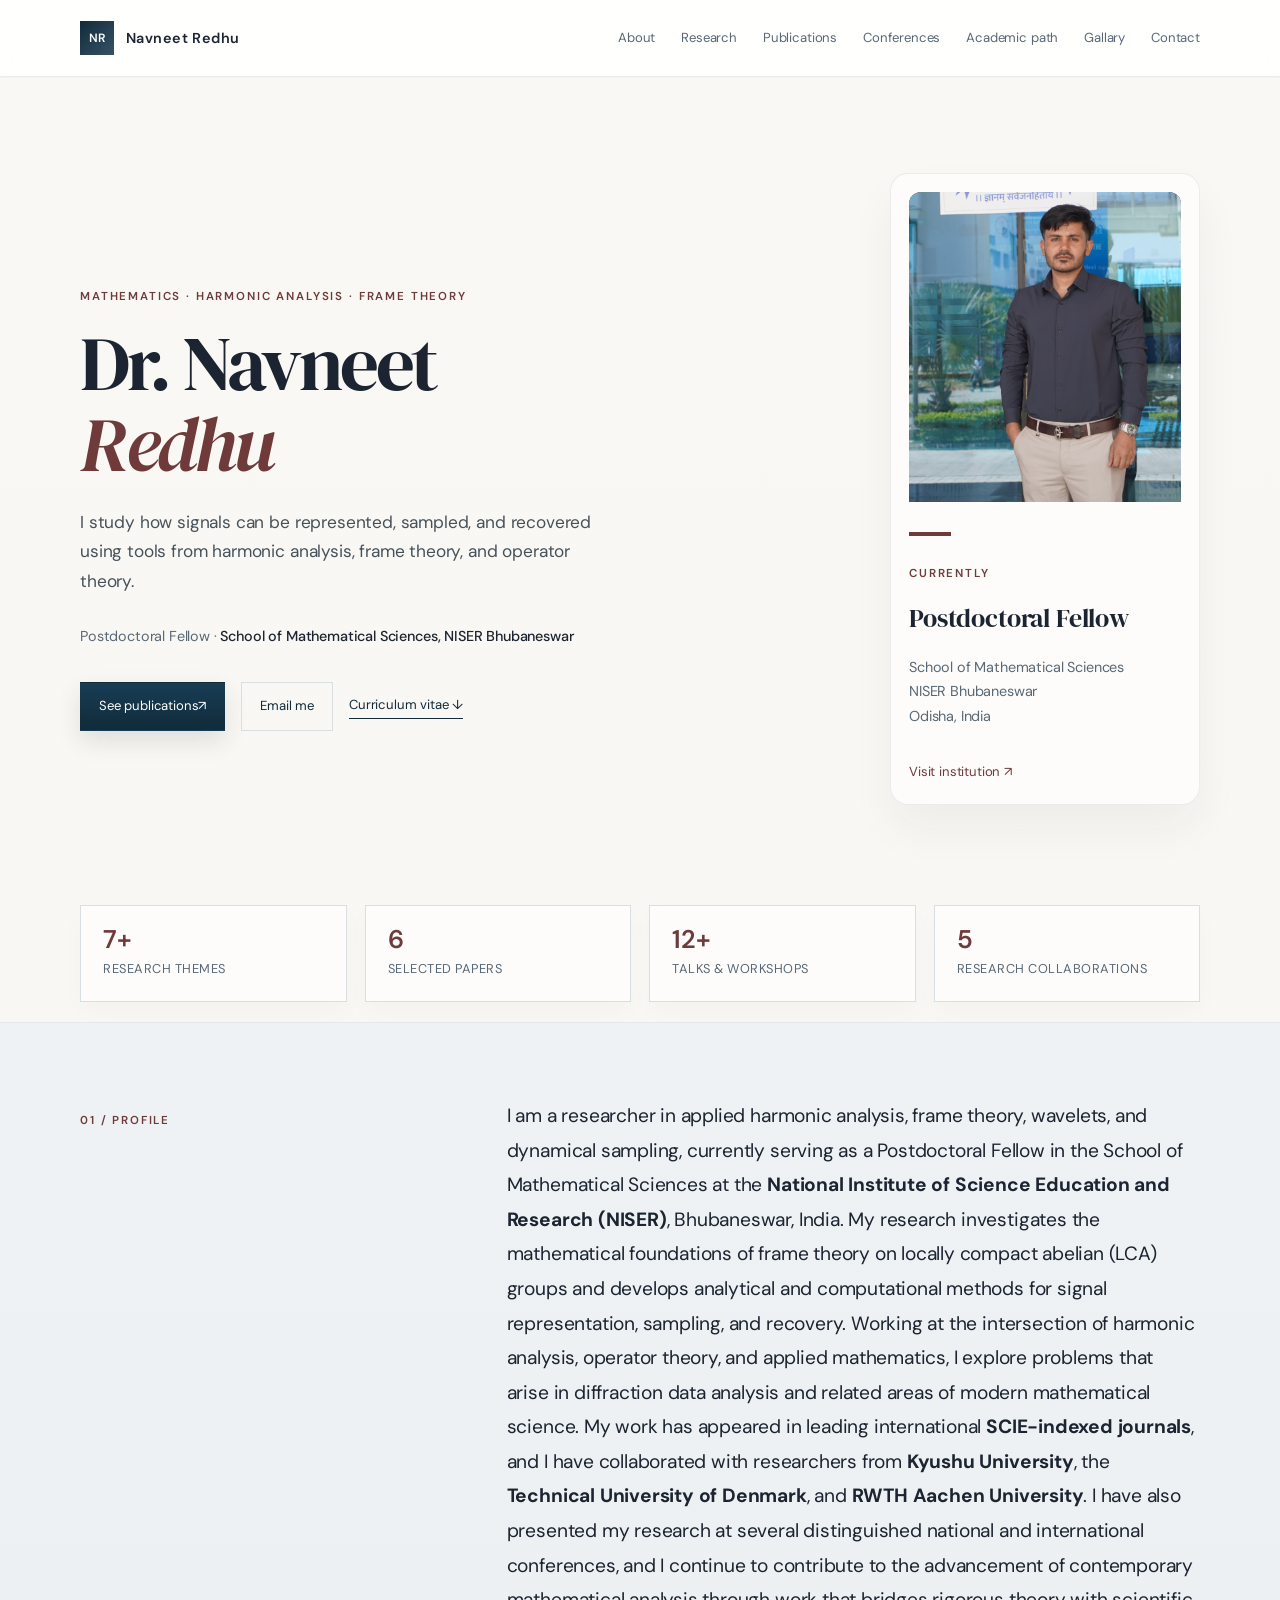
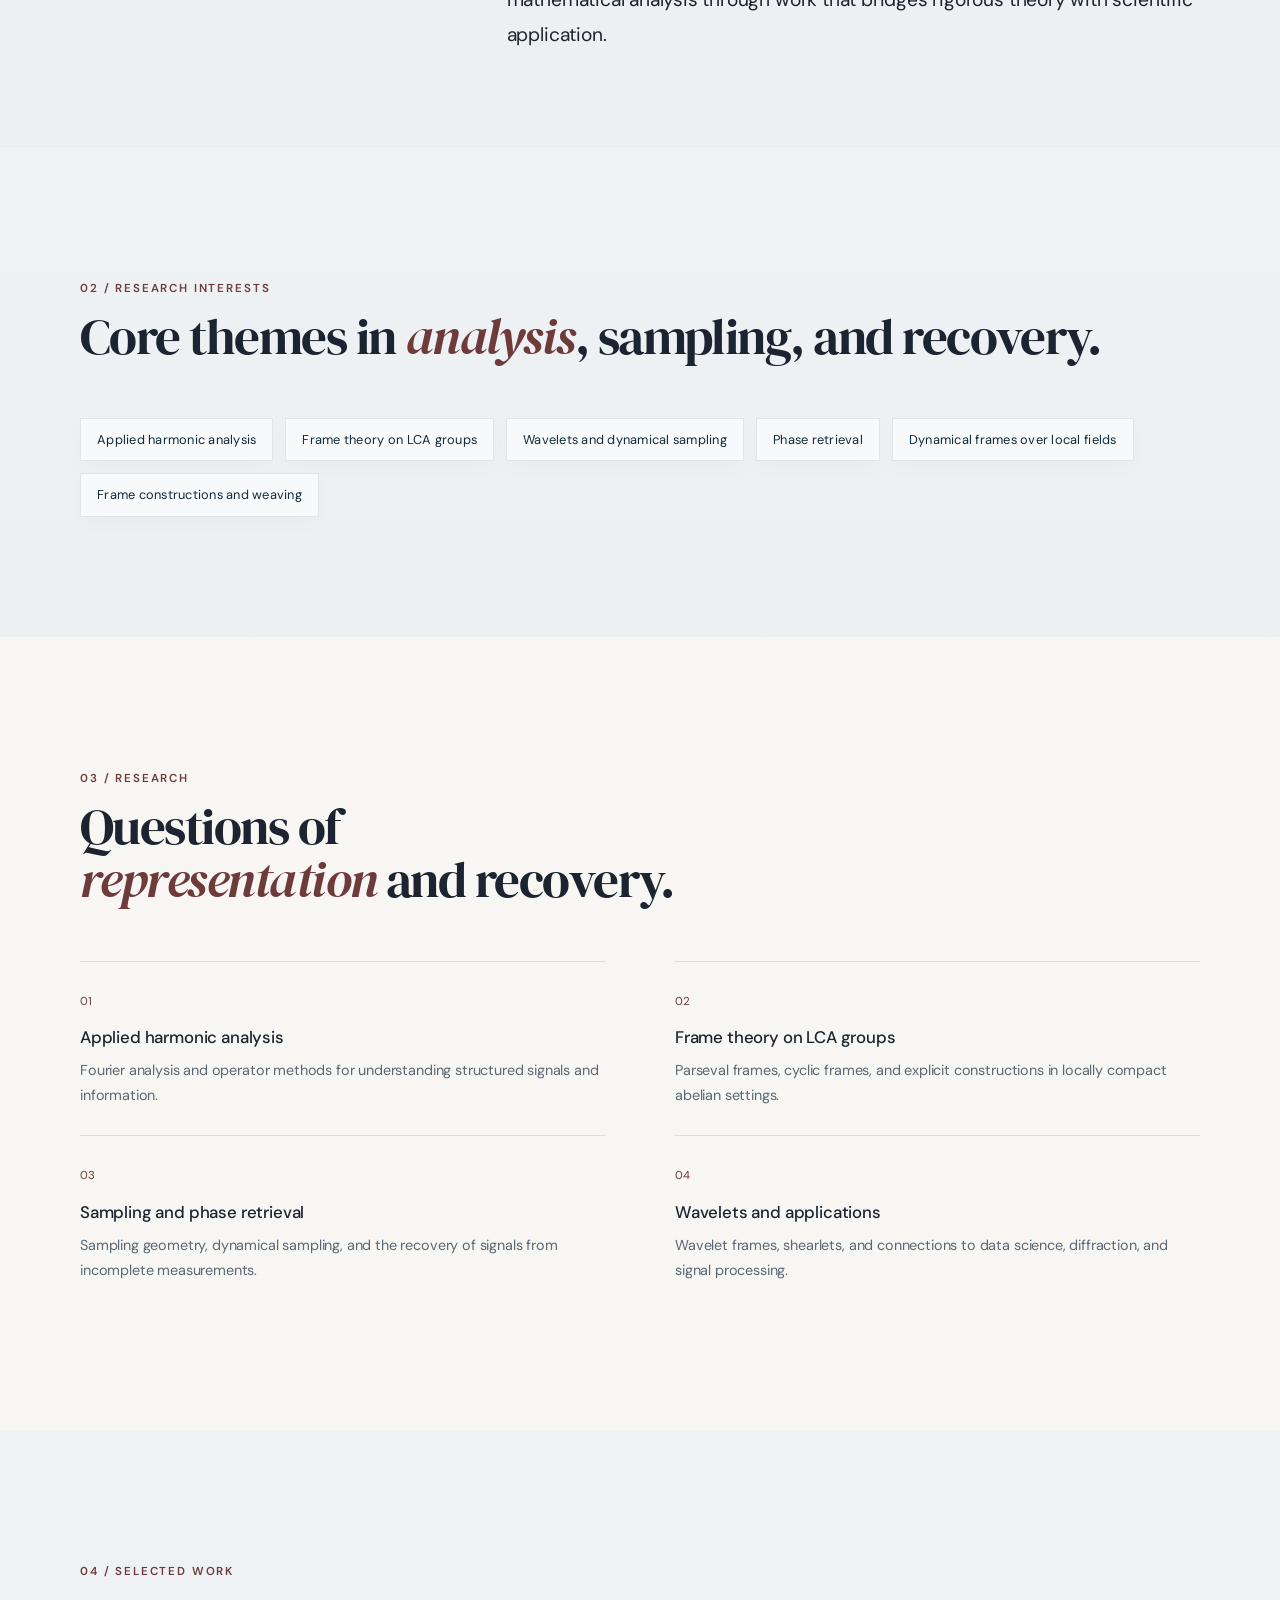
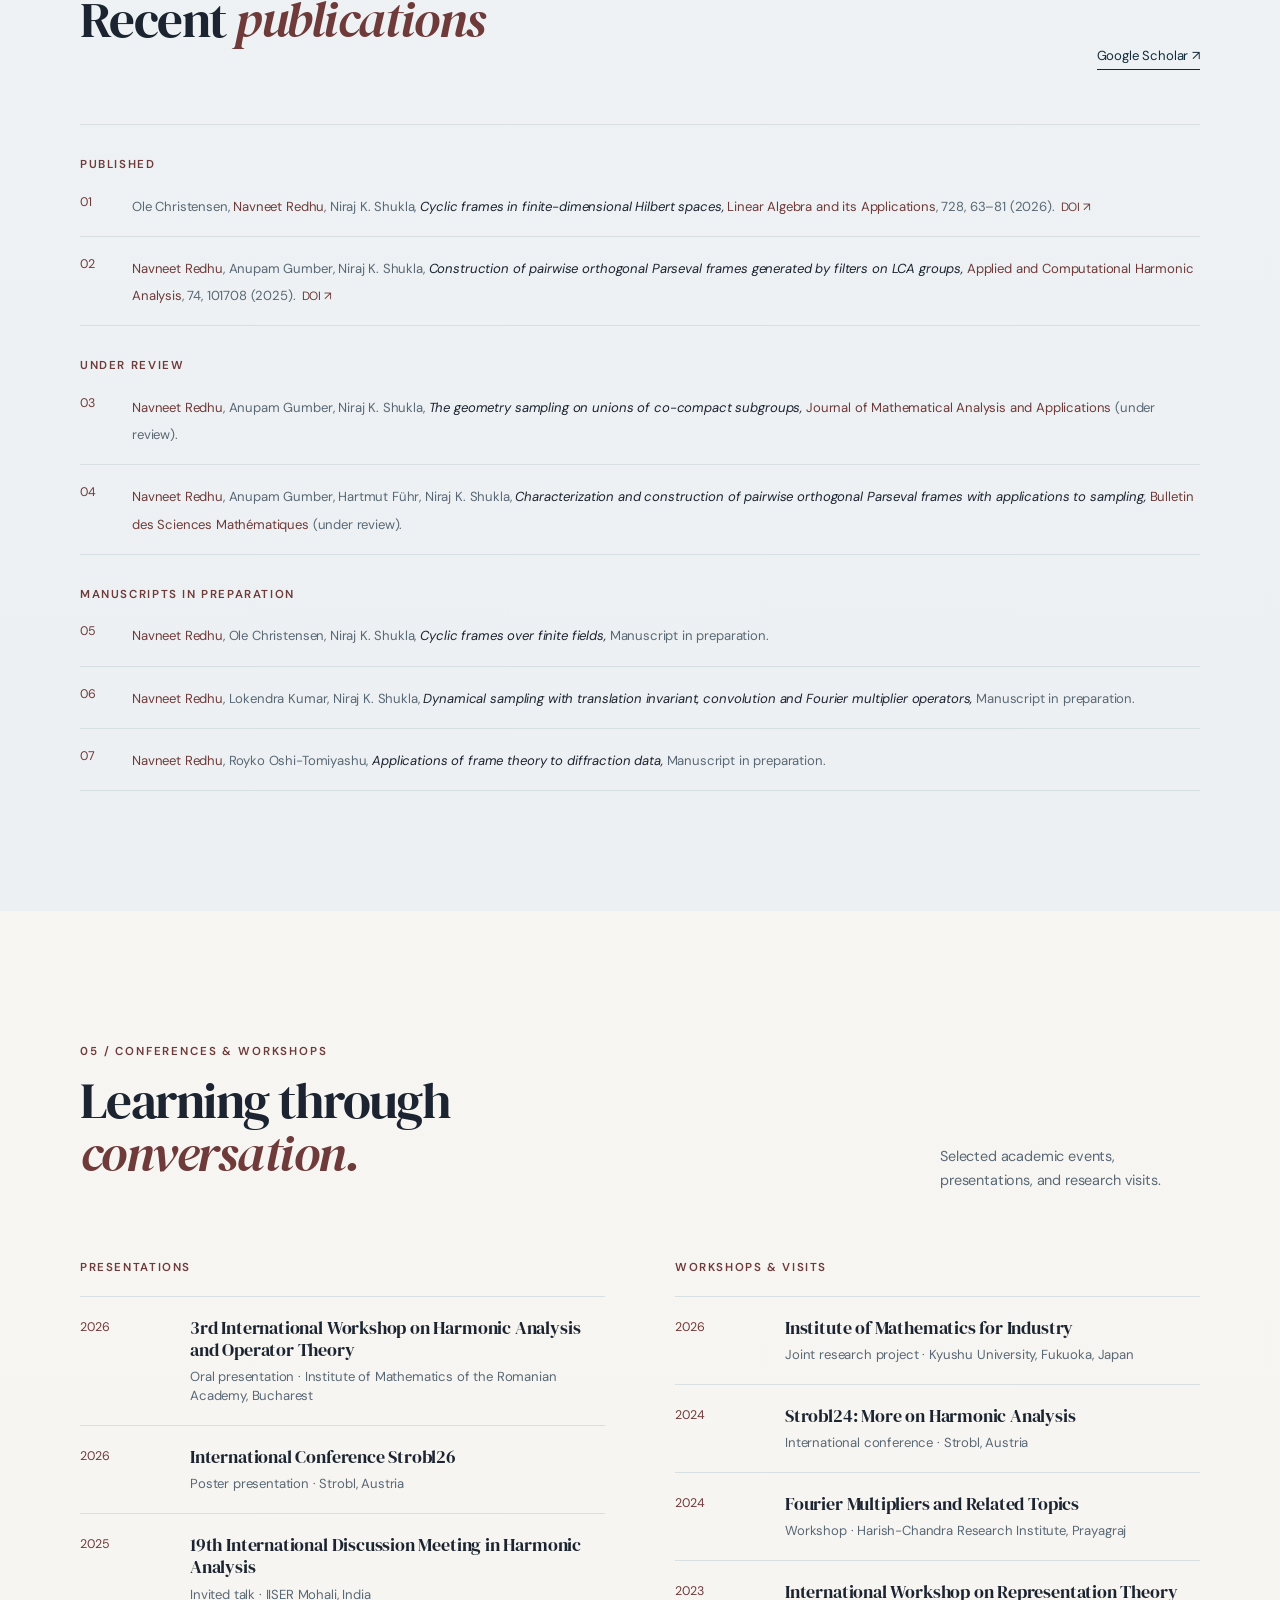
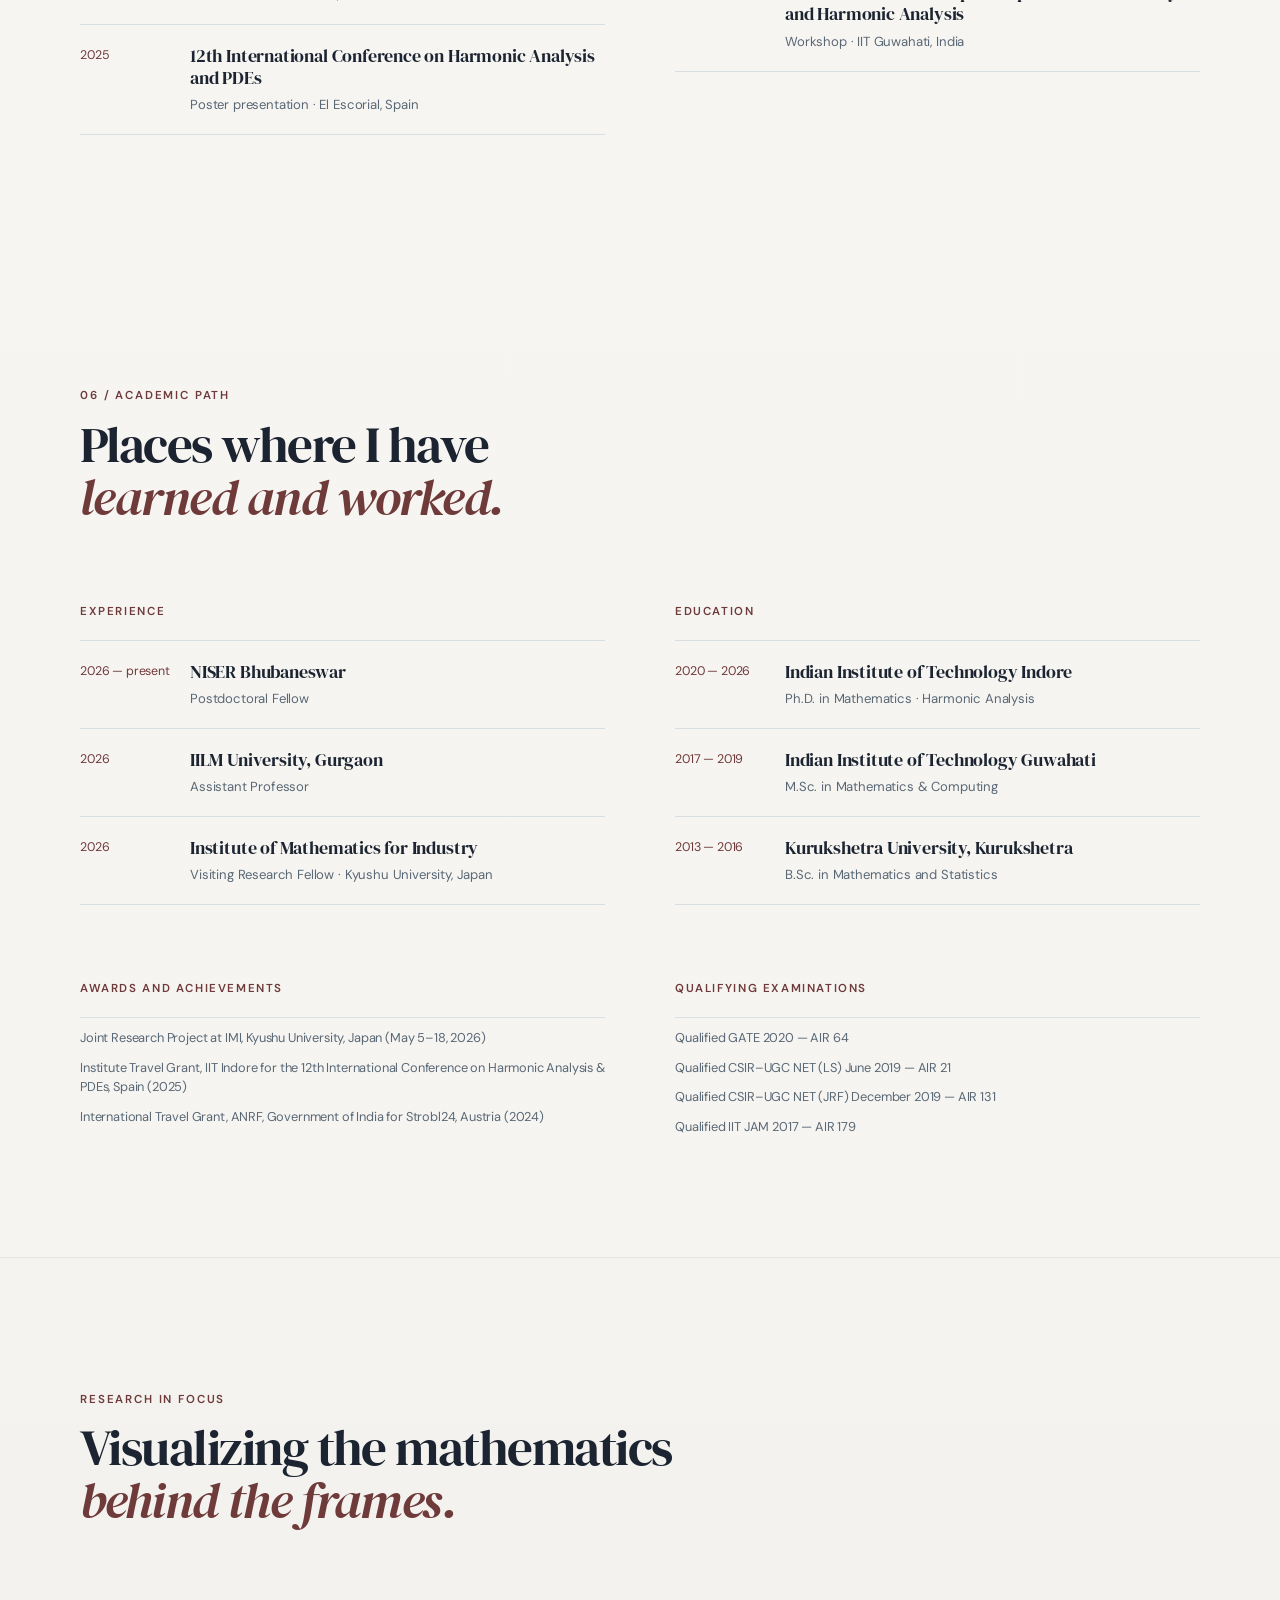
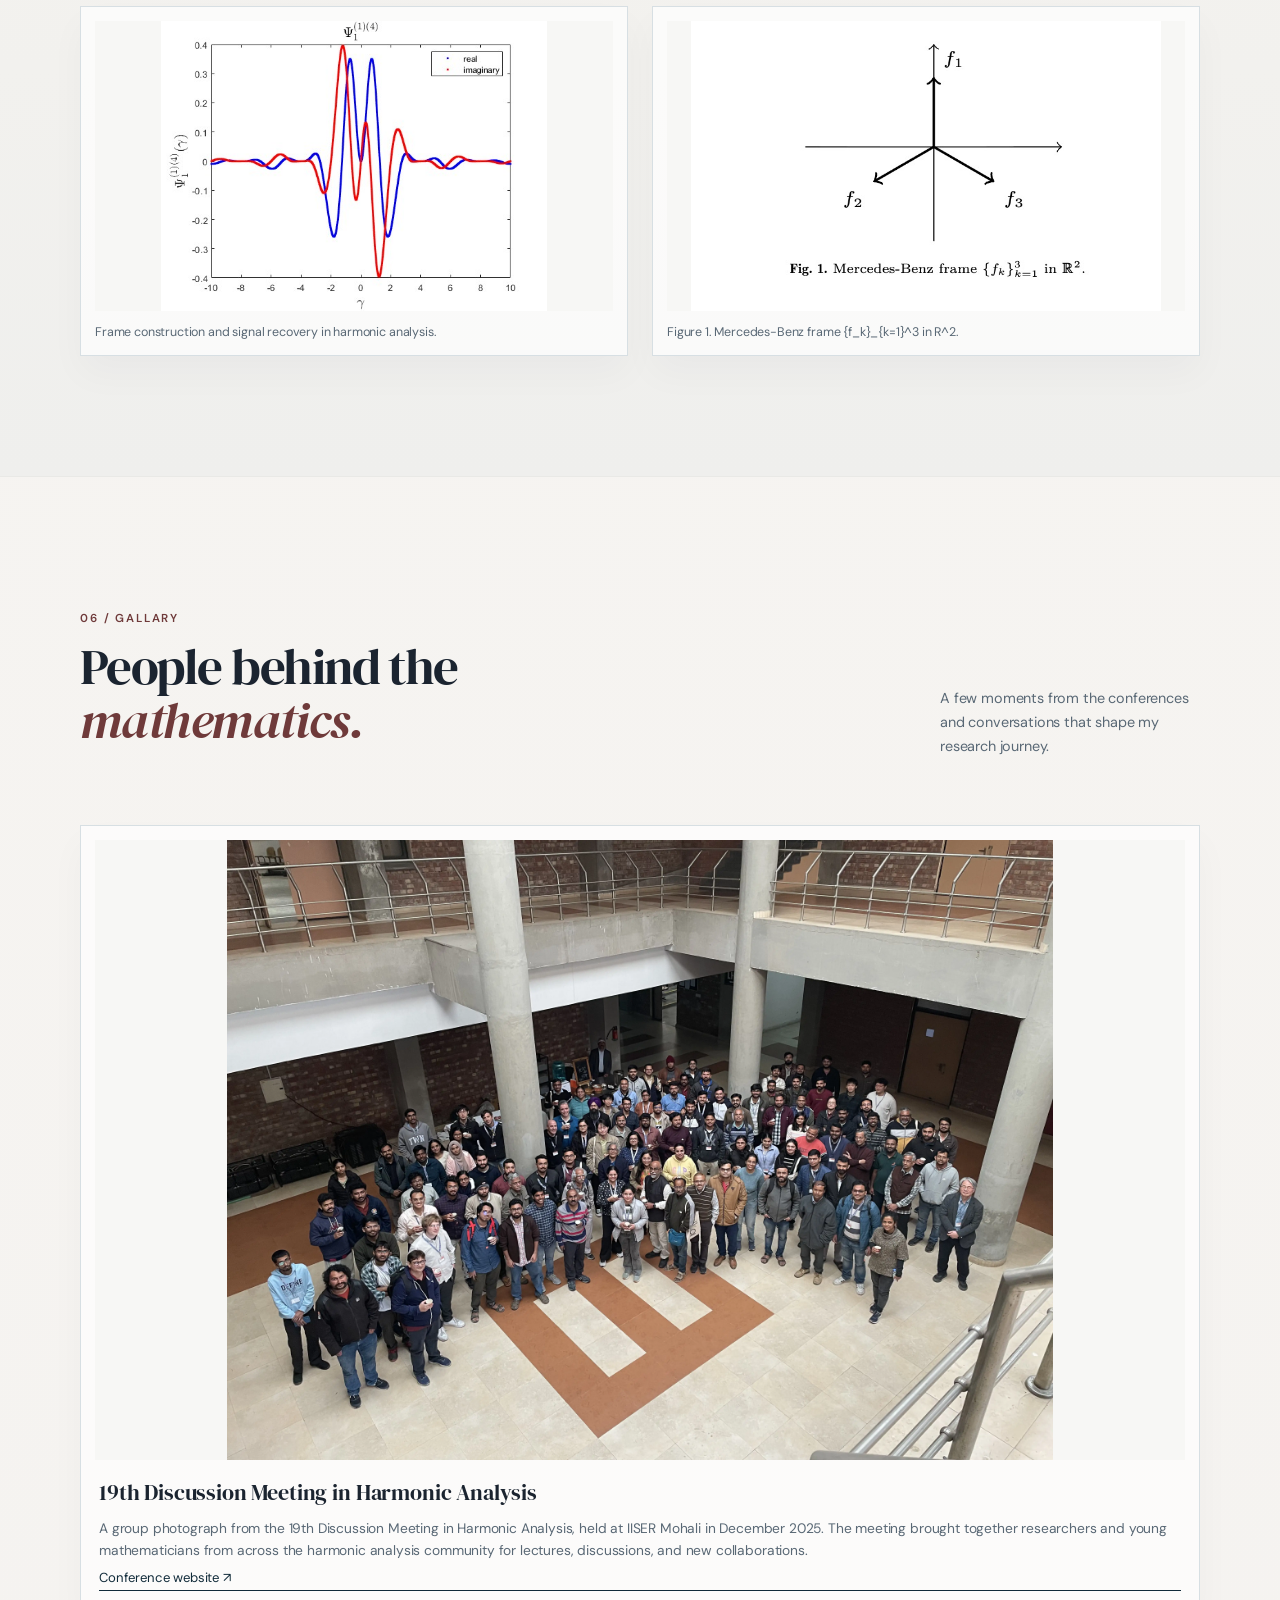
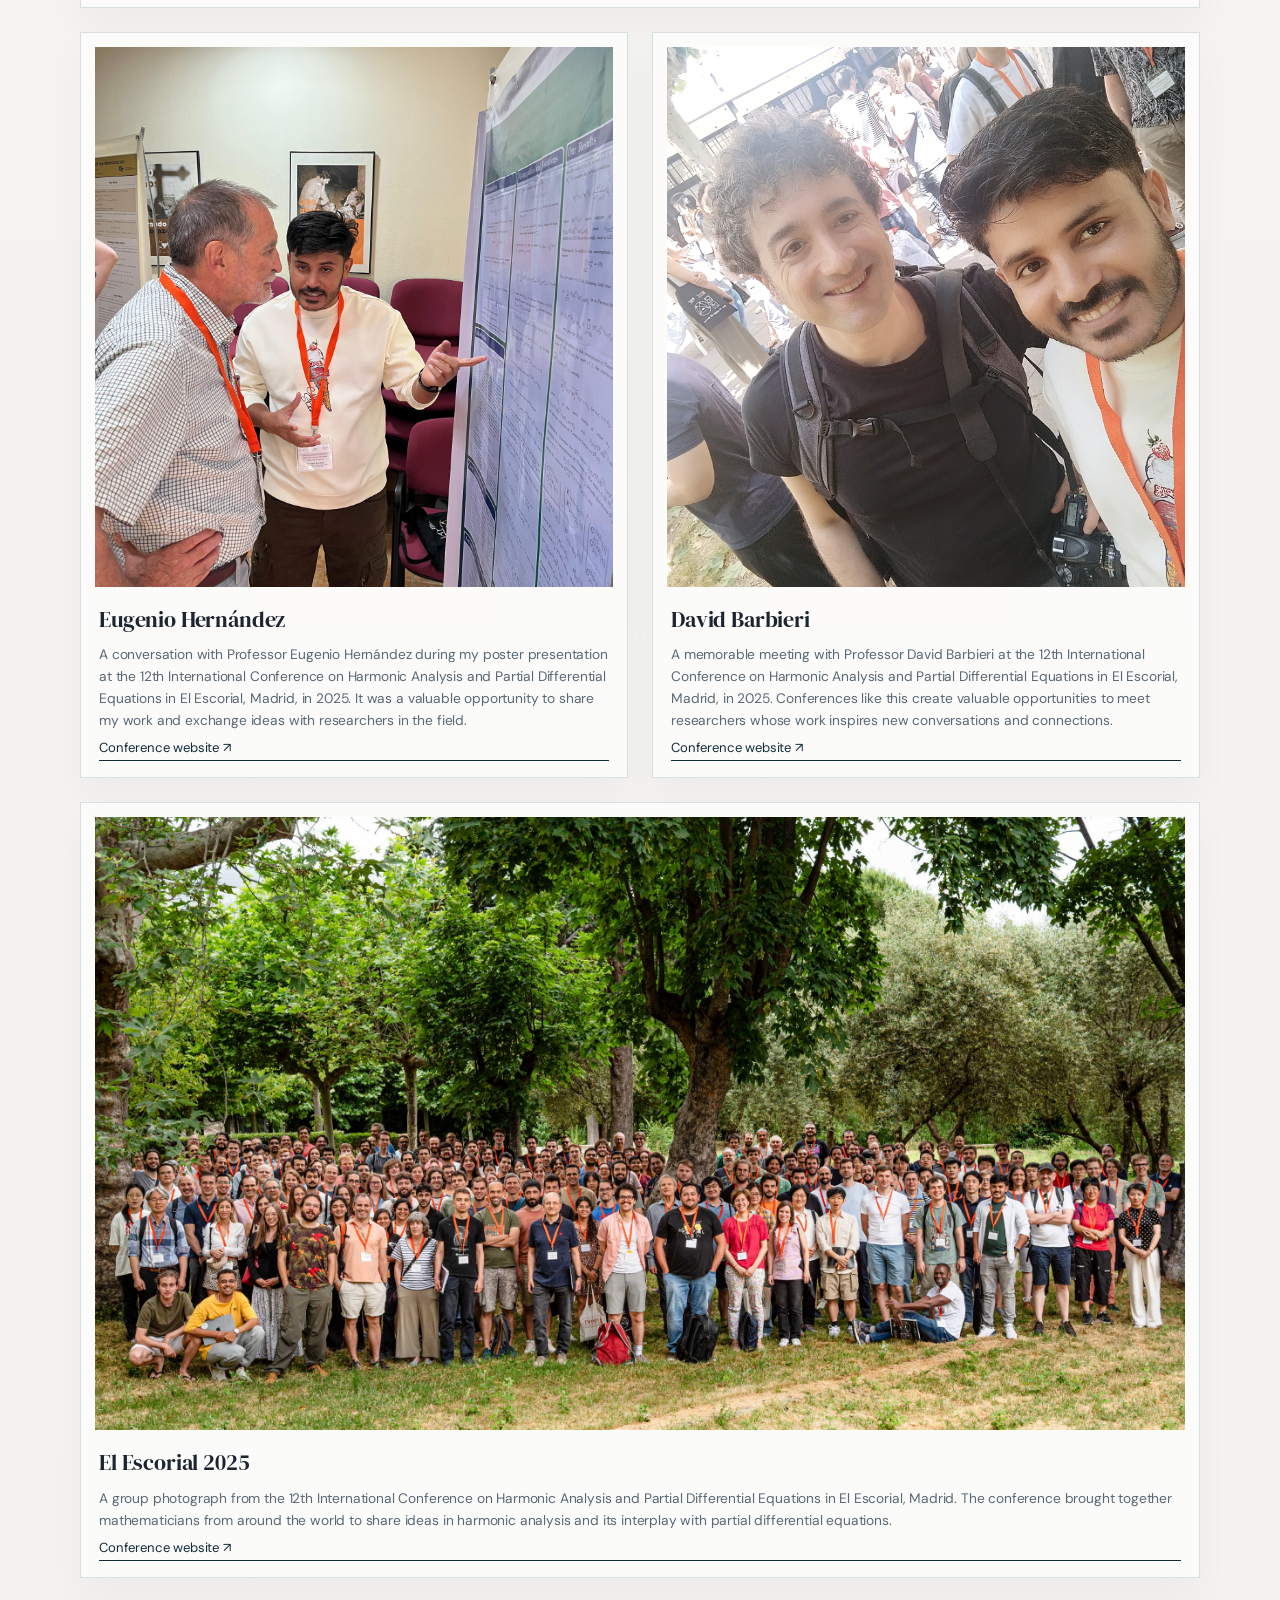
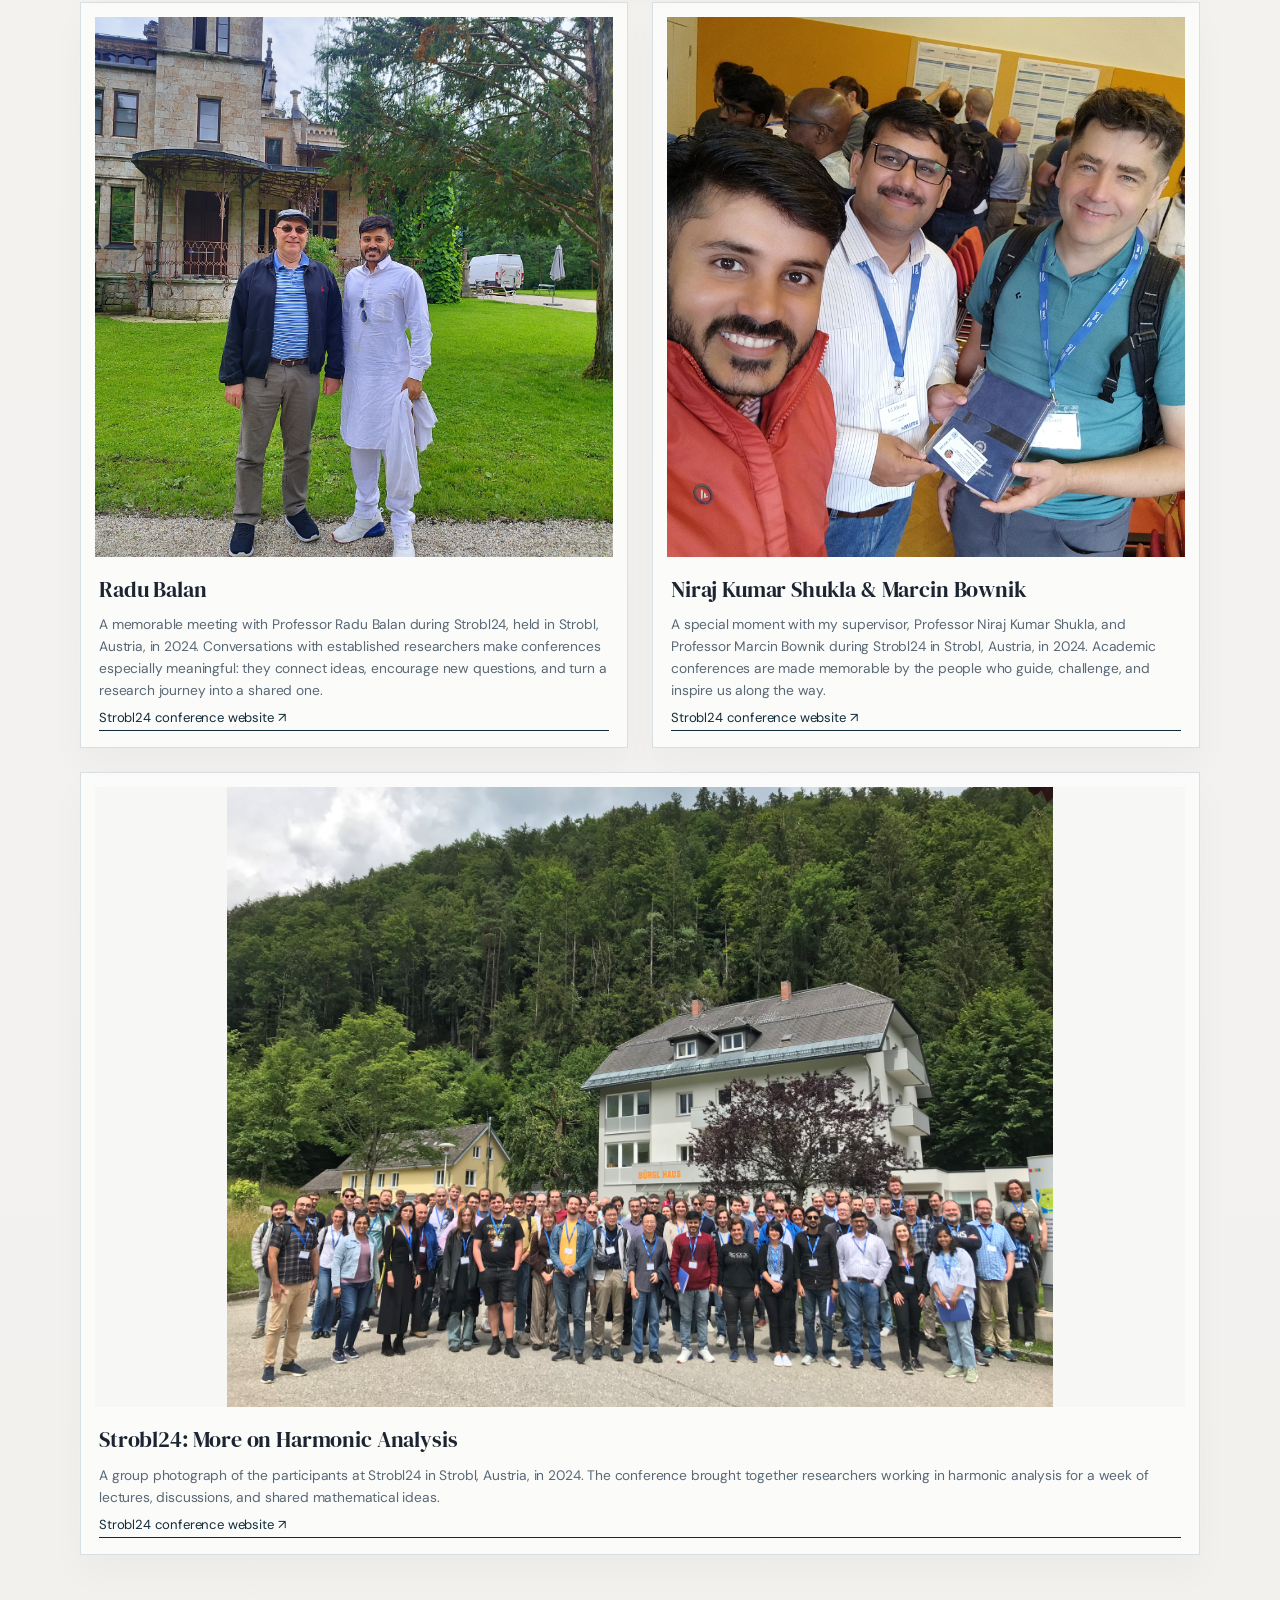
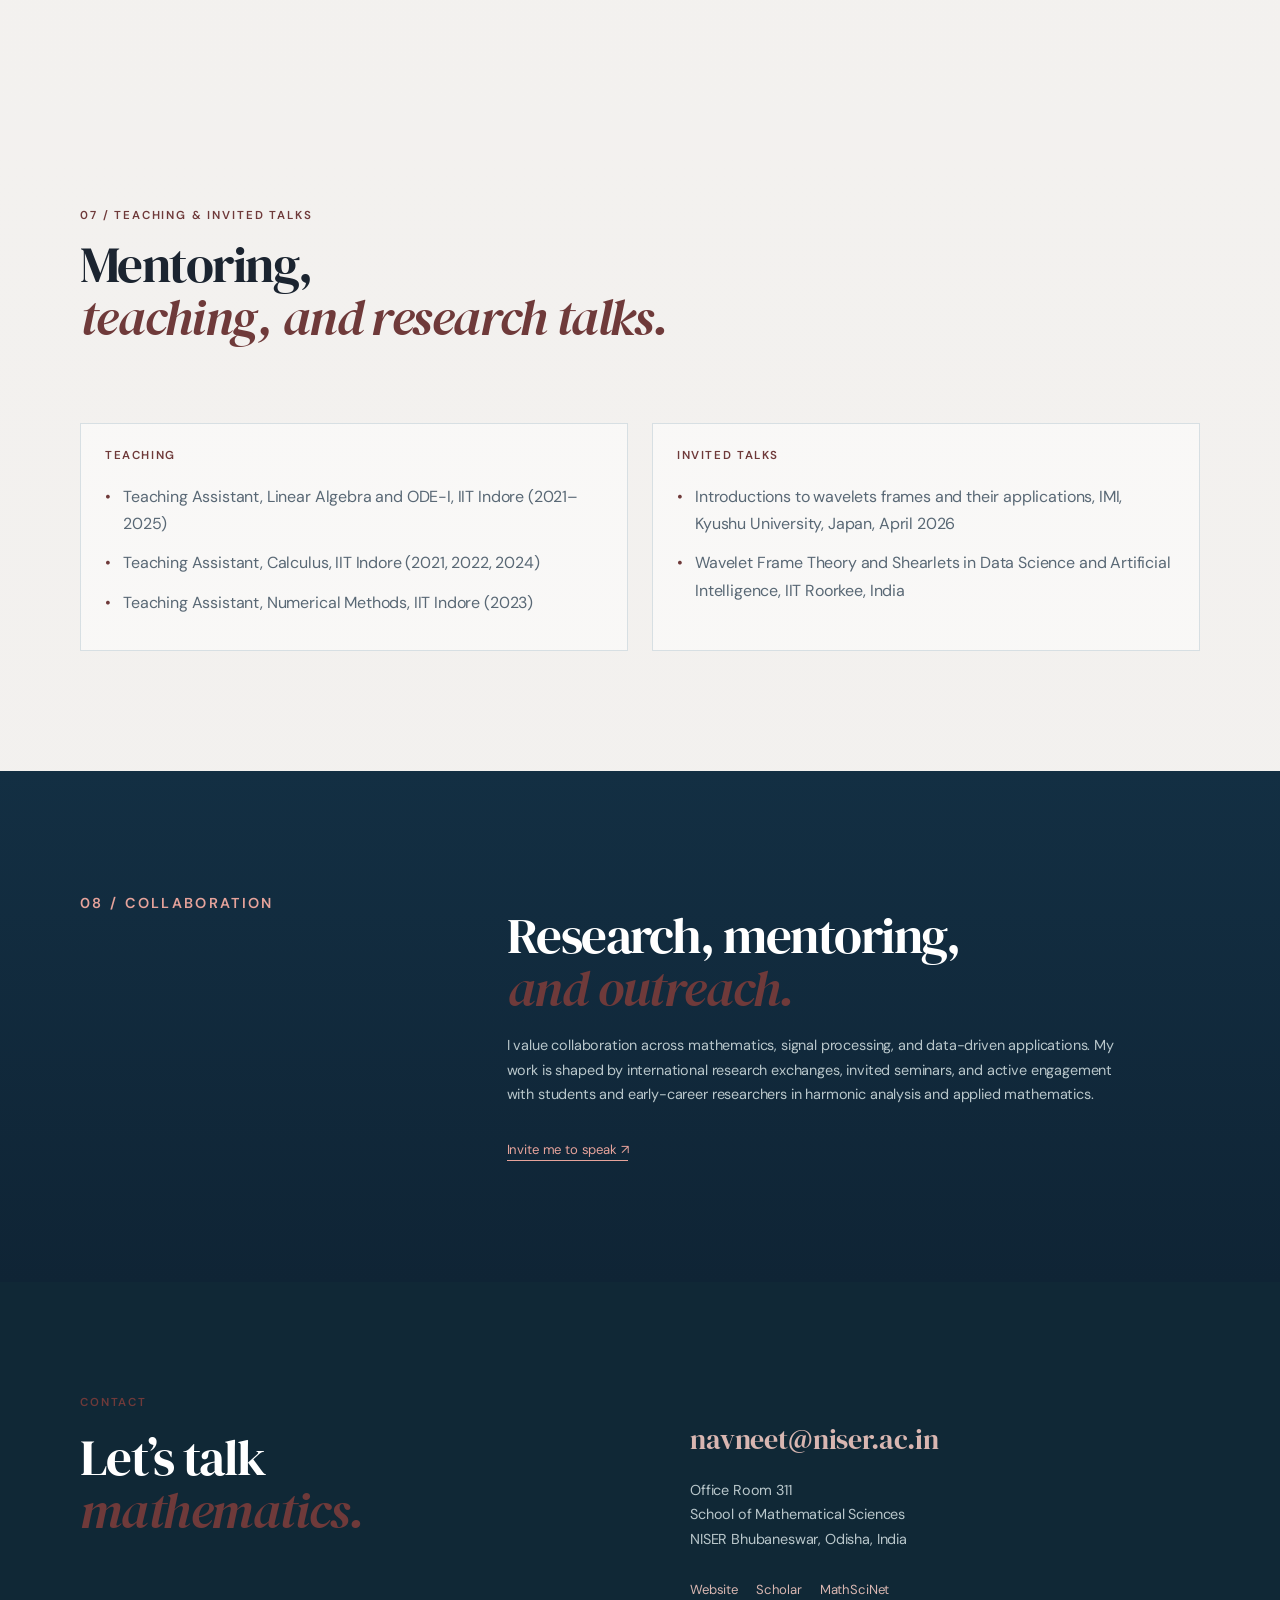
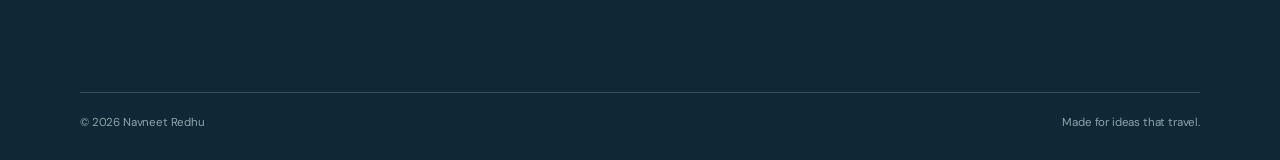
<file: index.html>
<!doctype html>
<html lang="en">
<head>
  <meta charset="utf-8">
  <meta name="viewport" content="width=device-width, initial-scale=1">
  <meta name="description" content="Navneet Redhu is a mathematician working in harmonic analysis, frame theory, wavelets, dynamical sampling, and signal recovery at NISER Bhubaneswar.">
  <meta name="keywords" content="Navneet Redhu, harmonic analysis, frame theory, wavelets, dynamical sampling, signal recovery, mathematician, NISER Bhubaneswar">
  <meta name="author" content="Navneet Redhu">
  <meta name="robots" content="index, follow">
  <link rel="canonical" href="https://navneetnavneetiiti.github.io/-navneet-redhu.github.io/">
  <title>Navneet Redhu | Harmonic Analysis and Frame Theory</title>
  <link rel="stylesheet" href="styles.css">
</head>
<body>
  <header class="site-header">
    <div class="container header-inner">
      <a class="brand" href="#top" aria-label="Navneet Redhu home">
        <span class="brand-mark">NR</span>
        <span class="brand-name">Navneet Redhu</span>
      </a>
      <button class="menu-toggle" type="button" aria-expanded="false" aria-controls="site-nav">Menu</button>
      <nav id="site-nav" class="site-nav" aria-label="Primary navigation">
        <a href="#about">About</a>
        <a href="#research">Research</a>
        <a href="#publications">Publications</a>
        <a href="#conferences">Conferences</a>
        <a href="#experience">Academic path</a>
        <a href="#gallery">Gallary</a>
        <a href="#contact">Contact</a>
      </nav>
    </div>
  </header>

  <main id="top">
    <section class="hero container" id="about">
      <div class="hero-copy">
        <p class="eyebrow">Mathematics · Harmonic analysis · Frame theory</p>
        <h1>Dr. Navneet<br><em>Redhu</em></h1>
        <p class="lead">I study how signals can be represented, sampled, and recovered using tools from harmonic analysis, frame theory, and operator theory.</p>
        <p class="hero-role">Postdoctoral Fellow · <strong>School of Mathematical Sciences, NISER Bhubaneswar</strong></p>
        <div class="hero-links">
          <a class="button button-dark" href="#publications">See publications <span aria-hidden="true">↗</span></a>
          <a class="button button-light" href="mailto:navneet@niser.ac.in">Email me</a>
          <a class="text-link" href="Redhu_N_CV.pdf" download="Redhu_N_CV.pdf">Curriculum vitae <span aria-hidden="true">↓</span></a>
        </div>
      </div>
      <aside class="hero-card" aria-label="Profile and current academic position">
        <div class="profile-photo">
          <span class="photo-fallback" aria-hidden="true">NR</span>
          <img src="profile.jpg" alt="Portrait of Dr. Navneet Redhu">
        </div>
        <div class="card-rule"></div>
        <p class="card-label">Currently</p>
        <p class="card-title">Postdoctoral Fellow</p>
        <p class="card-detail">School of Mathematical Sciences<br>NISER Bhubaneswar<br>Odisha, India</p>
        <a href="https://www.niser.ac.in/" target="_blank" rel="noreferrer">Visit institution <span aria-hidden="true">↗</span></a>
      </aside>
    </section>

    <div class="stats-strip container" aria-label="Quick statistics about research work">
      <div class="stat-item"><strong>7+</strong><span>research themes</span></div>
      <div class="stat-item"><strong>6</strong><span>selected papers</span></div>
      <div class="stat-item"><strong>12+</strong><span>talks & workshops</span></div>
      <div class="stat-item"><strong>5</strong><span>research collaborations</span></div>
    </div>

    <section class="intro-band">
      <div class="container intro-grid">
        <p class="section-kicker">01 / Profile</p>
        <div>
          <p class="intro-text">I am a researcher in applied harmonic analysis, frame theory, wavelets, and dynamical sampling, currently serving as a Postdoctoral Fellow in the School of Mathematical Sciences at the <strong>National Institute of Science Education and Research (NISER)</strong>, Bhubaneswar, India. My research investigates the mathematical foundations of frame theory on locally compact abelian (LCA) groups and develops analytical and computational methods for signal representation, sampling, and recovery. Working at the intersection of harmonic analysis, operator theory, and applied mathematics, I explore problems that arise in diffraction data analysis and related areas of modern mathematical science. My work has appeared in leading international <strong>SCIE-indexed journals</strong>, and I have collaborated with researchers from <strong>Kyushu University</strong>, the <strong>Technical University of Denmark</strong>, and <strong>RWTH Aachen University</strong>. I have also presented my research at several distinguished national and international conferences, and I continue to contribute to the advancement of contemporary mathematical analysis through work that bridges rigorous theory with scientific application.</p>
        </div>
      </div>
    </section>

    <section class="section section-tinted" id="interests">
      <div class="container">
        <div class="section-heading">
          <p class="section-kicker">02 / Research interests</p>
          <h2>Core themes in <em>analysis</em>, sampling, and recovery.</h2>
        </div>
        <div class="interest-grid">
          <span class="interest-pill">Applied harmonic analysis</span>
          <span class="interest-pill">Frame theory on LCA groups</span>
          <span class="interest-pill">Wavelets and dynamical sampling</span>
          <span class="interest-pill">Phase retrieval</span>
          <span class="interest-pill">Dynamical frames over local fields</span>
          <span class="interest-pill">Frame constructions and weaving</span>
        </div>
      </div>
    </section>

    <section class="section container" id="research">
      <div class="section-heading">
        <p class="section-kicker">03 / Research</p>
        <h2>Questions of<br><em>representation</em> and recovery.</h2>
      </div>
      <div class="research-grid">
        <article class="research-item"><span>01</span><h3>Applied harmonic analysis</h3><p>Fourier analysis and operator methods for understanding structured signals and information.</p></article>
        <article class="research-item"><span>02</span><h3>Frame theory on LCA groups</h3><p>Parseval frames, cyclic frames, and explicit constructions in locally compact abelian settings.</p></article>
        <article class="research-item"><span>03</span><h3>Sampling and phase retrieval</h3><p>Sampling geometry, dynamical sampling, and the recovery of signals from incomplete measurements.</p></article>
        <article class="research-item"><span>04</span><h3>Wavelets and applications</h3><p>Wavelet frames, shearlets, and connections to data science, diffraction, and signal processing.</p></article>
      </div>
    </section>

    <section class="section section-tinted" id="publications">
      <div class="container">
        <div class="section-heading split-heading">
          <div><p class="section-kicker">04 / Selected work</p><h2>Recent <em>publications</em></h2></div>
          <a class="text-link" href="https://scholar.google.com/citations?user=tcnh6hYAAAAJ&amp;hl=en&amp;oi=sra" target="_blank" rel="noreferrer">Google Scholar <span aria-hidden="true">↗</span></a>
        </div>
        <div class="publication-list">
          <p class="publication-group">Published</p>
          <article class="publication"><span class="publication-number">01</span><div><p class="publication-authors">Ole Christensen, <strong>Navneet Redhu</strong>, Niraj K. Shukla</p><h3>Cyclic frames in finite-dimensional Hilbert spaces</h3><p class="publication-venue"><em>Linear Algebra and its Applications</em>, 728, 63–81 (2026).</p><a href="https://doi.org/10.1016/j.laa.2025.08.016" target="_blank" rel="noreferrer">DOI ↗</a></div></article>
          <article class="publication"><span class="publication-number">02</span><div><p class="publication-authors"><strong>Navneet Redhu</strong>, Anupam Gumber, Niraj K. Shukla</p><h3>Construction of pairwise orthogonal Parseval frames generated by filters on LCA groups</h3><p class="publication-venue"><em>Applied and Computational Harmonic Analysis</em>, 74, 101708 (2025).</p><a href="https://doi.org/10.1016/j.acha.2024.101708" target="_blank" rel="noreferrer">DOI ↗</a></div></article>
          <p class="publication-group">Under review</p>
          <article class="publication"><span class="publication-number">03</span><div><p class="publication-authors"><strong>Navneet Redhu</strong>, Anupam Gumber, Niraj K. Shukla</p><h3>The geometry sampling on unions of co-compact subgroups</h3><p class="publication-venue"><em>Journal of Mathematical Analysis and Applications</em> (under review).</p></div></article>
          <article class="publication"><span class="publication-number">04</span><div><p class="publication-authors"><strong>Navneet Redhu</strong>, Anupam Gumber, Hartmut Führ, Niraj K. Shukla</p><h3>Characterization and construction of pairwise orthogonal Parseval frames with applications to sampling</h3><p class="publication-venue"><em>Bulletin des Sciences Mathématiques</em> (under review).</p></div></article>
          <p class="publication-group">Manuscripts in preparation</p>
          <article class="publication"><span class="publication-number">05</span><div><p class="publication-authors"><strong>Navneet Redhu</strong>, Ole Christensen, Niraj K. Shukla</p><h3>Cyclic frames over finite fields</h3><p class="publication-venue">Manuscript in preparation.</p></div></article>
          <article class="publication"><span class="publication-number">06</span><div><p class="publication-authors"><strong>Navneet Redhu</strong>, Lokendra Kumar, Niraj K. Shukla</p><h3>Dynamical sampling with translation invariant, convolution and Fourier multiplier operators</h3><p class="publication-venue">Manuscript in preparation.</p></div></article>
          <article class="publication"><span class="publication-number">07</span><div><p class="publication-authors"><strong>Navneet Redhu</strong>, Royko Oshi-Tomiyashu</p><h3>Applications of frame theory to diffraction data</h3><p class="publication-venue">Manuscript in preparation.</p></div></article>
        </div>
      </div>
    </section>

    <section class="section container" id="conferences">
      <div class="section-heading split-heading">
        <div><p class="section-kicker">05 / Conferences &amp; workshops</p><h2>Learning through<br><em>conversation.</em></h2></div>
        <p class="section-note">Selected academic events, presentations, and research visits.</p>
      </div>
      <div class="event-grid">
        <div>
          <p class="event-label">Presentations</p>
          <div class="event-list">
            <article class="event-item"><span>2026</span><div><h3>3rd International Workshop on Harmonic Analysis and Operator Theory</h3><p>Oral presentation · Institute of Mathematics of the Romanian Academy, Bucharest</p></div></article>
            <article class="event-item"><span>2026</span><div><h3>International Conference Strobl26</h3><p>Poster presentation · Strobl, Austria</p></div></article>
            <article class="event-item"><span>2025</span><div><h3>19th International Discussion Meeting in Harmonic Analysis</h3><p>Invited talk · IISER Mohali, India</p></div></article>
            <article class="event-item"><span>2025</span><div><h3>12th International Conference on Harmonic Analysis and PDEs</h3><p>Poster presentation · El Escorial, Spain</p></div></article>
          </div>
        </div>
        <div>
          <p class="event-label">Workshops &amp; visits</p>
          <div class="event-list">
            <article class="event-item"><span>2026</span><div><h3>Institute of Mathematics for Industry</h3><p>Joint research project · Kyushu University, Fukuoka, Japan</p></div></article>
            <article class="event-item"><span>2024</span><div><h3>Strobl24: More on Harmonic Analysis</h3><p>International conference · Strobl, Austria</p></div></article>
            <article class="event-item"><span>2024</span><div><h3>Fourier Multipliers and Related Topics</h3><p>Workshop · Harish-Chandra Research Institute, Prayagraj</p></div></article>
            <article class="event-item"><span>2023</span><div><h3>International Workshop on Representation Theory and Harmonic Analysis</h3><p>Workshop · IIT Guwahati, India</p></div></article>
          </div>
        </div>
      </div>
    </section>

    <section class="section container" id="experience">
      <div class="section-heading split-heading">
        <div>
          <p class="section-kicker">06 / Academic path</p>
          <h2>Places where I have<br><em>learned and worked.</em></h2>
        </div>
      </div>
      <div class="event-grid academic-grid">
        <div>
          <p class="event-label">Experience</p>
          <div class="event-list">
            <article class="event-item"><span>2026 — present</span><div><h3>NISER Bhubaneswar</h3><p>Postdoctoral Fellow</p></div></article>
            <article class="event-item"><span>2026</span><div><h3>IILM University, Gurgaon</h3><p>Assistant Professor</p></div></article>
            <article class="event-item"><span>2026</span><div><h3>Institute of Mathematics for Industry</h3><p>Visiting Research Fellow · Kyushu University, Japan</p></div></article>
          </div>
        </div>
        <div>
          <p class="event-label">Education</p>
          <div class="event-list">
            <article class="event-item"><span>2020 — 2026</span><div><h3>Indian Institute of Technology Indore</h3><p>Ph.D. in Mathematics · Harmonic Analysis</p></div></article>
            <article class="event-item"><span>2017 — 2019</span><div><h3>Indian Institute of Technology Guwahati</h3><p>M.Sc. in Mathematics &amp; Computing</p></div></article>
            <article class="event-item"><span>2013 — 2016</span><div><h3 class="institution-name">Kurukshetra University, Kurukshetra</h3><p class="degree-name">B.Sc. in Mathematics and Statistics</p></div></article>
          </div>
        </div>
        <div class="academic-compact">
          <p class="event-label">Awards and achievements</p>
          <div class="mini-list">
            <p>Joint Research Project at IMI, Kyushu University, Japan (May 5–18, 2026)</p>
            <p>Institute Travel Grant, IIT Indore for the 12th International Conference on Harmonic Analysis &amp; PDEs, Spain (2025)</p>
            <p>International Travel Grant, ANRF, Government of India for Strobl24, Austria (2024)</p>
          </div>
        </div>
        <div class="academic-compact">
          <p class="event-label">Qualifying examinations</p>
          <div class="mini-list">
            <p>Qualified GATE 2020 — AIR 64</p>
            <p>Qualified CSIR–UGC NET (LS) June 2019 — AIR 21</p>
            <p>Qualified CSIR–UGC NET (JRF) December 2019 — AIR 131</p>
            <p>Qualified IIT JAM 2017 — AIR 179</p>
          </div>
        </div>
      </div>
    </section>

    <section class="section research-visual">
      <div class="container">
        <div class="section-heading split-heading">
          <div>
            <p class="section-kicker">Research in focus</p>
            <h2>Visualizing the mathematics<br><em>behind the frames.</em></h2>
          </div>
        </div>
        <div class="figure-grid">
          <figure class="research-figure">
            <img src="shi114.jpg" alt="Frame construction figure from Navneet Redhu's research in harmonic analysis">
            <figcaption>Frame construction and signal recovery in harmonic analysis.</figcaption>
          </figure>
          <figure class="research-figure">
            <img src="mercedes-benz-frame.jpg" alt="Figure 1. Mercedes-Benz frame {f_k}_{k=1}^3 in R^2 from the key publication">
            <figcaption>Figure 1. Mercedes-Benz frame {f_k}_{k=1}^3 in R^2.</figcaption>
          </figure>
        </div>
      </div>
    </section>

    <section class="section container" id="gallery">
      <div class="section-heading split-heading">
        <div>
          <p class="section-kicker">06 / Gallary</p>
          <h2>People behind the<br><em>mathematics.</em></h2>
        </div>
        <p class="section-note">A few moments from the conferences and conversations that shape my research journey.</p>
      </div>
      <div class="gallery-grid">
        <figure class="gallery-figure gallery-figure-wide">
          <img src="DMHA19.jpg" alt="Group photograph from the 19th Discussion Meeting in Harmonic Analysis at IISER Mohali">
          <figcaption>
            <strong>19th Discussion Meeting in Harmonic Analysis</strong>
            <span>A group photograph from the 19th Discussion Meeting in Harmonic Analysis, held at IISER Mohali in December 2025. The meeting brought together researchers and young mathematicians from across the harmonic analysis community for lectures, discussions, and new collaborations.</span>
            <a class="text-link" href="https://web.iisermohali.ac.in/dept/math/events/2025-dmha/" target="_blank" rel="noreferrer">Conference website <span aria-hidden="true">↗</span></a>
          </figcaption>
        </figure>
        <figure class="gallery-figure">
          <img src="ICTS with prof. harndez.jpeg" alt="Navneet Redhu discussing his poster with Professor Eugenio Hernández at the El Escorial conference">
          <figcaption>
            <strong>Eugenio Hernández</strong>
            <span>A conversation with Professor Eugenio Hernández during my poster presentation at the 12th International Conference on Harmonic Analysis and Partial Differential Equations in El Escorial, Madrid, in 2025. It was a valuable opportunity to share my work and exchange ideas with researchers in the field.</span>
            <a class="text-link" href="https://www.icmat.es/congresos/2025/Escorial/" target="_blank" rel="noreferrer">Conference website <span aria-hidden="true">↗</span></a>
          </figcaption>
        </figure>
        <figure class="gallery-figure">
          <img src="David_Barbieri.jpg" alt="Navneet Redhu with David Barbieri at the El Escorial conference in 2025">
          <figcaption>
            <strong>David Barbieri</strong>
            <span>A memorable meeting with Professor David Barbieri at the 12th International Conference on Harmonic Analysis and Partial Differential Equations in El Escorial, Madrid, in 2025. Conferences like this create valuable opportunities to meet researchers whose work inspires new conversations and connections.</span>
            <a class="text-link" href="https://www.icmat.es/congresos/2025/Escorial/" target="_blank" rel="noreferrer">Conference website <span aria-hidden="true">↗</span></a>
          </figcaption>
        </figure>
        <figure class="gallery-figure gallery-figure-wide">
          <img src="GroupPhoto.jpg" alt="Group photograph from the 12th International Conference on Harmonic Analysis and Partial Differential Equations in El Escorial, Madrid">
          <figcaption>
            <strong>El Escorial 2025</strong>
            <span>A group photograph from the 12th International Conference on Harmonic Analysis and Partial Differential Equations in El Escorial, Madrid. The conference brought together mathematicians from around the world to share ideas in harmonic analysis and its interplay with partial differential equations.</span>
            <a class="text-link" href="https://www.icmat.es/congresos/2025/Escorial/" target="_blank" rel="noreferrer">Conference website <span aria-hidden="true">↗</span></a>
          </figcaption>
        </figure>
        <figure class="gallery-figure">
          <img src="Radu_balan.jpg" alt="Navneet Redhu with Radu Balan at Strobl24 in Strobl, Austria">
          <figcaption>
            <strong>Radu Balan</strong>
            <span>A memorable meeting with Professor Radu Balan during Strobl24, held in Strobl, Austria, in 2024. Conversations with established researchers make conferences especially meaningful: they connect ideas, encourage new questions, and turn a research journey into a shared one.</span>
            <a class="text-link" href="https://ps-mathematik.univie.ac.at/e/index.php?event=strobl24" target="_blank" rel="noreferrer">Strobl24 conference website <span aria-hidden="true">↗</span></a>
          </figcaption>
        </figure>
        <figure class="gallery-figure">
          <img src="NIRAJ AND MARCIN BOWNIK.jpg" alt="Navneet Redhu with Professor Niraj Kumar Shukla and Professor Marcin Bownik at Strobl24">
          <figcaption>
            <strong>Niraj Kumar Shukla &amp; Marcin Bownik</strong>
            <span>A special moment with my supervisor, Professor Niraj Kumar Shukla, and Professor Marcin Bownik during Strobl24 in Strobl, Austria, in 2024. Academic conferences are made memorable by the people who guide, challenge, and inspire us along the way.</span>
            <a class="text-link" href="https://ps-mathematik.univie.ac.at/e/index.php?event=strobl24" target="_blank" rel="noreferrer">Strobl24 conference website <span aria-hidden="true">↗</span></a>
          </figcaption>
        </figure>
        <figure class="gallery-figure gallery-figure-wide">
          <img src="Strobl2024_allparticipants.jpg" alt="All participants at Strobl24: More on Harmonic Analysis in Strobl, Austria">
          <figcaption>
            <strong>Strobl24: More on Harmonic Analysis</strong>
            <span>A group photograph of the participants at Strobl24 in Strobl, Austria, in 2024. The conference brought together researchers working in harmonic analysis for a week of lectures, discussions, and shared mathematical ideas.</span>
            <a class="text-link" href="https://ps-mathematik.univie.ac.at/e/index.php?event=strobl24" target="_blank" rel="noreferrer">Strobl24 conference website <span aria-hidden="true">↗</span></a>
          </figcaption>
        </figure>
      </div>
    </section>

    <section class="section container" id="teaching-talks">
      <div class="section-heading split-heading">
        <div>
          <p class="section-kicker">07 / Teaching &amp; invited talks</p>
          <h2>Mentoring,<br><em>teaching, and research talks.</em></h2>
        </div>
      </div>
      <div class="teaching-grid">
        <div class="teaching-panel">
          <p class="event-label">Teaching</p>
          <ul class="detail-list">
            <li>Teaching Assistant, Linear Algebra and ODE-I, IIT Indore (2021–2025)</li>
            <li>Teaching Assistant, Calculus, IIT Indore (2021, 2022, 2024)</li>
            <li>Teaching Assistant, Numerical Methods, IIT Indore (2023)</li>
          </ul>
        </div>
        <div class="teaching-panel">
          <p class="event-label">Invited talks</p>
          <ul class="detail-list">
            <li>Introductions to wavelets frames and their applications, IMI, Kyushu University, Japan, April 2026</li>
            <li>Wavelet Frame Theory and Shearlets in Data Science and Artificial Intelligence, IIT Roorkee, India</li>
          </ul>
        </div>
      </div>
    </section>

    <section class="section talk-section">
      <div class="container talk-grid">
        <p class="section-kicker">08 / Collaboration</p>
        <div><h2>Research, mentoring,<br><em>and outreach.</em></h2><p>I value collaboration across mathematics, signal processing, and data-driven applications. My work is shaped by international research exchanges, invited seminars, and active engagement with students and early-career researchers in harmonic analysis and applied mathematics.</p><a class="text-link" href="mailto:navneet@niser.ac.in">Invite me to speak <span aria-hidden="true">↗</span></a></div>
      </div>
    </section>
  </main>

  <footer class="site-footer" id="contact">
    <div class="container footer-grid">
      <div><p class="section-kicker">Contact</p><h2>Let’s talk<br><em>mathematics.</em></h2></div>
      <div class="footer-contact"><a class="email" href="mailto:navneet@niser.ac.in">navneet@niser.ac.in</a><p>Office Room 311<br>School of Mathematical Sciences<br>NISER Bhubaneswar, Odisha, India</p><div class="social-links"><a href="https://sites.google.com/iiti.ac.in/navneet-redhu/home" target="_blank" rel="noreferrer">Website</a><a href="https://scholar.google.com/citations?user=tcnh6hYAAAAJ&amp;hl=en&amp;oi=sra" target="_blank" rel="noreferrer">Scholar</a><a href="https://mathscinet.ams.org/mathscinet/author?authorId=1631409" target="_blank" rel="noreferrer">MathSciNet</a></div></div>
    </div>
    <div class="container footer-bottom"><span>© <span id="year"></span> Navneet Redhu</span><span>Made for ideas that travel.</span></div>
  </footer>
  <script src="script.js"></script>
</body>
</html>
</file>
<file: styles.css>
@import url('https://fonts.googleapis.com/css2?family=DM+Sans:wght@400;500;600&family=DM+Serif+Display:ital@0;1&display=swap');

:root { --ink: #1b2430; --muted: #596875; --navy: #112b3a; --red: #6f3a3a; --paper: #f4f2ee; --tint: #edf0f2; --line: #d7dfe3; --serif: 'DM Serif Display', Georgia, serif; --sans: 'DM Sans', Helvetica, sans-serif; }
* { box-sizing: border-box; }
html { scroll-behavior: smooth; }
body { margin: 0; background: linear-gradient(180deg, #faf8f4 0%, #f2f0ee 100%); color: var(--ink); font-family: var(--sans); line-height: 1.7; letter-spacing: -.01em; }
a { color: inherit; text-decoration: none; }
.container { width: min(1120px, calc(100% - 64px)); margin: 0 auto; }
.site-header { border-bottom: 1px solid rgba(17,43,58,.08); background: rgba(255,255,255,.88); position: sticky; top: 0; z-index: 10; backdrop-filter: blur(10px); box-shadow: 0 1px 0 rgba(17,43,58,.03); }
.header-inner { min-height: 76px; display: flex; align-items: center; justify-content: space-between; gap: 32px; }
.brand, .site-nav, .hero-links, .social-links { display: flex; align-items: center; }
.brand { gap: 12px; font-weight: 600; letter-spacing: .02em; }
.brand-name { letter-spacing: .03em; font-size: .9rem; }
.brand-mark { width: 34px; height: 34px; display: grid; place-items: center; color: white; background: linear-gradient(135deg, var(--navy), #365267 100%); font-size: .75rem; letter-spacing: 0; box-shadow: none; }
.site-nav { gap: 26px; font-size: .82rem; color: var(--muted); }
.site-nav a { transition: color .2s ease; }
.site-nav a:hover, .social-links a:hover, .text-link:hover, .footer-contact .email:hover { color: var(--red); }
.menu-toggle { display: none; background: none; border: 0; font: inherit; color: var(--navy); }
.hero { min-height: 620px; padding-top: 96px; padding-bottom: 96px; display: grid; grid-template-columns: 1fr 310px; align-items: center; gap: 76px; }
.eyebrow, .section-kicker, .card-label { color: var(--red); font-size: .72rem; text-transform: uppercase; letter-spacing: .16em; font-weight: 600; }
h1, h2 { font-family: var(--serif); font-weight: 400; line-height: 1.04; margin: 18px 0 24px; }
h1 { font-size: clamp(3.4rem, 6vw, 6rem); letter-spacing: -.045em; text-wrap: balance; }
h2 { font-size: clamp(2.5rem, 4vw, 4rem); letter-spacing: -.03em; }
em { color: var(--red); font-style: italic; }
.lead { max-width: 530px; font-size: 1.08rem; line-height: 1.7; color: #46525b; }
.hero-role { margin-top: 28px; color: var(--muted); font-size: .9rem; }
.hero-role strong { color: var(--ink); font-weight: 500; }
.hero-links { gap: 16px; margin-top: 34px; flex-wrap: wrap; }
.hero-copy { max-width: 640px; }
.button { padding: 12px 18px; font-size: .82rem; border: 1px solid transparent; display: inline-flex; align-items: center; justify-content: center; transition: all .2s ease; }
.button-dark { background: linear-gradient(180deg, #183d55 0%, var(--navy) 100%); color: white; box-shadow: 0 10px 24px rgba(17,43,58,.12); }
.button-dark:hover { background: linear-gradient(180deg, #1f4a63 0%, #163a4d 100%); transform: translateY(-1px); }
.button-light { background: transparent; border-color: var(--line); color: var(--navy); }
.button-light:hover { border-color: var(--red); color: var(--red); transform: translateY(-1px); }
.text-link { border-bottom: 1px solid currentColor; padding-bottom: 2px; color: var(--navy); font-size: .82rem; }
.stats-strip { display: grid; grid-template-columns: repeat(4, minmax(0, 1fr)); gap: 18px; margin-top: -24px; margin-bottom: 20px; position: relative; z-index: 1; }
.stat-item { background: rgba(255,255,255,.7); border: 1px solid var(--line); padding: 20px 22px; box-shadow: 0 10px 24px rgba(17,43,58,.025); }
.stat-item strong { display: block; color: var(--red); font-size: clamp(1.4rem, 2vw, 1.9rem); font-weight: 600; line-height: 1.1; }
.stat-item span { color: var(--muted); font-size: .8rem; letter-spacing: .04em; text-transform: uppercase; }
.hero-card { border: 1px solid rgba(17,43,58,.08); padding: 18px 18px 20px; align-self: end; margin-bottom: 28px; background: rgba(255,255,255,.58); border-radius: 18px; box-shadow: 0 24px 45px rgba(17,43,58,.05); }
.profile-photo { height: 310px; margin-bottom: 30px; position: relative; overflow: hidden; background: linear-gradient(135deg, #112b3a, #1d3c4d); display: grid; place-items: center; box-shadow: inset 0 0 0 1px rgba(255,255,255,.08); border-radius: 12px 12px 0 0; }
.profile-photo img { width: 100%; height: 100%; display: block; object-fit: cover; object-position: center 25%; filter: saturate(.96) contrast(1.02); position: relative; z-index: 1; }
.photo-fallback { position: absolute; color: white; font-family: var(--serif); font-size: 5rem; line-height: 1; }
.card-rule { width: 42px; border-top: 4px solid var(--red); margin-bottom: 28px; }
.card-label { margin: 0 0 12px; }
.card-title { font-family: var(--serif); font-size: 1.65rem; margin: 0 0 10px; }
.card-detail, .muted { color: var(--muted); font-size: .9rem; }
.hero-card a { display: inline-block; margin-top: 18px; color: var(--red); font-size: .82rem; }
.intro-band, .section-tinted { background: linear-gradient(180deg, #eef2f4 0%, #edf0f2 100%); }
.intro-band { padding: 76px 0; border-top: 1px solid rgba(17,43,58,.04); border-bottom: 1px solid rgba(17,43,58,.04); }
.intro-grid, .talk-grid { display: grid; grid-template-columns: 1fr 2fr; gap: 80px; }
.intro-text { font-family: var(--sans); font-size: clamp(1.02rem, 1.5vw, 1.2rem); line-height: 1.8; margin: 0 0 18px; max-width: 760px; color: var(--ink); letter-spacing: -.01em; font-weight: 400; }
.intro-text strong { font-weight: 700; color: var(--ink); font-family: var(--sans); }
.muted { font-size: .95rem; line-height: 1.7; }
.section-kicker { margin-bottom: 0; }
.section { padding-top: 120px; padding-bottom: 120px; }
.section-heading { margin-bottom: 54px; }
.section-heading h2 { margin-top: 12px; }
.interest-grid { display: flex; flex-wrap: wrap; gap: 12px; }
.interest-pill { display: inline-flex; align-items: center; padding: 10px 16px; border: 1px solid rgba(17,43,58,.1); background: rgba(255,255,255,.65); color: var(--navy); font-size: .8rem; letter-spacing: .02em; box-shadow: 0 8px 18px rgba(17,43,58,.02); }
.research-visual { background: linear-gradient(180deg, #f5f3ef 0%, #efefed 100%); border-top: 1px solid rgba(17,43,58,.05); border-bottom: 1px solid rgba(17,43,58,.05); }
.figure-grid { display: grid; grid-template-columns: repeat(2, minmax(0, 1fr)); gap: 24px; }
.research-figure { margin: 0; padding: 14px; background: rgba(255,255,255,.7); border: 1px solid var(--line); box-shadow: 0 18px 35px rgba(17,43,58,.03); }
.research-figure img { display: block; width: 100%; height: 290px; object-fit: contain; background: #f7f7f5; }
.research-figure figcaption { font-size: .78rem; color: var(--muted); line-height: 1.5; margin-top: 12px; }
.gallery-grid { display: grid; grid-template-columns: repeat(2, minmax(0, 1fr)); gap: 24px; }
.gallery-figure { margin: 0; padding: 14px; background: rgba(255,255,255,.7); border: 1px solid var(--line); box-shadow: 0 18px 35px rgba(17,43,58,.03); }
.gallery-figure img { display: block; width: 100%; height: 540px; object-fit: cover; object-position: center 72%; background: #f7f7f5; }
.gallery-figure-wide { grid-column: 1 / -1; }
.gallery-figure-wide img { height: auto; max-height: 620px; object-fit: contain; object-position: center; }
.gallery-figure figcaption { display: grid; gap: 6px; padding: 16px 4px 2px; color: var(--muted); font-size: .86rem; line-height: 1.6; }
.gallery-figure figcaption strong { color: var(--ink); font-family: var(--serif); font-size: 1.35rem; font-weight: 400; }
.teaching-grid { display: grid; grid-template-columns: repeat(2, minmax(0, 1fr)); gap: 24px; }
.teaching-panel { padding: 22px 24px; border: 1px solid var(--line); background: rgba(255,255,255,.45); }
.detail-list { list-style: none; margin: 0; padding: 0; }
.detail-list li { position: relative; padding-left: 18px; color: var(--muted); line-height: 1.7; margin-bottom: 12px; }
.detail-list li::before { content: "•"; position: absolute; left: 0; color: var(--red); }
.research-grid { display: grid; grid-template-columns: repeat(2, 1fr); gap: 0 70px; }
.research-item { border-top: 1px solid var(--line); padding: 24px 0 28px; position: relative; transition: transform .2s ease, border-color .2s ease; }
.research-item:hover { transform: translateY(-2px); border-color: rgba(125,47,47,.45); }
.research-item span { color: var(--red); font-size: .72rem; }
.research-item h3, .publication h3, .timeline h3 { font-weight: 500; margin: 10px 0 7px; font-size: 1.05rem; }
.research-item h3 { letter-spacing: -.01em; }
.research-item p, .publication p, .talk-grid p { color: var(--muted); font-size: .9rem; margin: 0; }
.split-heading { display: flex; align-items: end; justify-content: space-between; }
.publication-list { border-top: 1px solid var(--line); }
.publication-group { color: var(--red); font-size: .72rem; text-transform: uppercase; letter-spacing: .14em; font-weight: 600; margin: 30px 0 0; }
.publication { display: grid; grid-template-columns: 34px 1fr; gap: 18px; padding: 17px 0; border-bottom: 1px solid var(--line); align-items: start; }
.publication h3 { letter-spacing: -.01em; }
.publication-number { color: var(--red); font-size: .78rem; }
.publication-authors { color: var(--ink); font-size: .82rem; line-height: 1.45; margin: 0 0 5px; }
.publication-authors strong { color: var(--red); font-weight: 400; }
.publication-authors, .publication h3, .publication-venue { display: inline; }
.publication-authors::after, .publication h3::after { content: ', '; }
.publication h3 { font-family: var(--sans); font-size: .82rem; font-style: italic; font-weight: 400; line-height: 1.45; margin: 0 0 5px; }
.publication p { color: var(--muted); font-size: .82rem; line-height: 1.45; margin: 0; }
.publication-venue { color: var(--muted); }
.publication-venue em { color: var(--red); font-style: normal; }
.publication a { display: inline-block; color: var(--red); font-size: .75rem; margin: 0 0 0 6px; }
.section-note { color: var(--muted); max-width: 260px; font-size: .9rem; margin: 0 0 12px; }
.event-grid { display: grid; grid-template-columns: repeat(2, 1fr); gap: 70px; }
.event-label { color: var(--red); font-size: .72rem; text-transform: uppercase; letter-spacing: .14em; font-weight: 600; margin: 0 0 18px; }
.event-list { border-top: 1px solid var(--line); }
.event-item { display: grid; grid-template-columns: 70px 1fr; gap: 18px; padding: 20px 0; border-bottom: 1px solid var(--line); }
.event-item > span { color: var(--red); font-size: .78rem; }
.event-item h3 { font-family: var(--serif); font-size: 1.15rem; font-weight: 400; line-height: 1.2; margin: 0 0 6px; }
.event-item p { color: var(--muted); font-size: .82rem; line-height: 1.45; margin: 0; }
.two-column { display: grid; grid-template-columns: 1fr 1.4fr; gap: 90px; align-items: start; }
.event-grid { display: grid; grid-template-columns: repeat(2, minmax(0, 1fr)); gap: 70px; }
.academic-grid { grid-template-columns: repeat(2, minmax(0, 1fr)); }
.event-label { color: var(--red); font-size: .72rem; text-transform: uppercase; letter-spacing: .14em; font-weight: 600; margin: 0 0 18px; }
.event-grid .event-item h3 { letter-spacing: -.01em; }
.event-list { border-top: 1px solid var(--line); }
.event-item { display: grid; grid-template-columns: 92px 1fr; gap: 18px; padding: 20px 0; border-bottom: 1px solid var(--line); transition: transform .2s ease, border-color .2s ease; }
.event-item:hover { transform: translateX(3px); border-color: rgba(125,47,47,.4); }
.event-item > span { color: var(--red); font-size: .78rem; }
.event-item h3 { font-family: var(--serif); font-size: 1.15rem; font-weight: 400; line-height: 1.2; margin: 0 0 6px; }
.institution-name { font-family: var(--sans); font-size: 1rem; font-weight: 700; line-height: 1.3; margin: 0 0 4px; }
.degree-name { color: var(--muted); font-size: .8rem; line-height: 1.45; margin: 0; }
.event-item p { color: var(--muted); font-size: .82rem; line-height: 1.45; margin: 0; }
.academic-compact { padding-top: 4px; }
.mini-list { border-top: 1px solid var(--line); padding-top: 10px; }
.mini-list p { color: var(--muted); font-size: .8rem; line-height: 1.55; margin: 0 0 10px; }
.mini-list p:last-child { margin-bottom: 0; }
.talk-section { background: linear-gradient(180deg, #132f43 0%, #0f2435 100%); color: white; }
.talk-section .section-kicker, .talk-section .text-link { color: #e6a39b; }
.talk-section h2 { color: white; }
.talk-grid p { color: #b9c7cb; margin-bottom: 28px; max-width: 610px; }
.talk-grid h2 { margin-bottom: 18px; }
.site-footer { background: #102836; color: white; padding: 100px 0 28px; }
.footer-grid { display: grid; grid-template-columns: 1fr 1fr; gap: 100px; }
.footer-grid h2 { color: white; }
.footer-contact { padding-top: 34px; }
.email { font-family: var(--serif); font-size: 1.75rem; color: #d8b6b1; }
.footer-contact p { color: #b9c7cb; font-size: .9rem; }
.social-links { gap: 18px; margin-top: 28px; color: #d8b6b1; font-size: .82rem; }
.footer-bottom { border-top: 1px solid #38505c; display: flex; justify-content: space-between; margin-top: 90px; padding-top: 20px; color: #8fa3aa; font-size: .72rem; }
@media (max-width: 760px) { .container { width: min(100% - 40px, 560px); } .header-inner { min-height: 64px; } .menu-toggle { display: block; } .site-nav { display: none; position: absolute; left: 0; right: 0; top: 64px; padding: 18px 20px; background: var(--paper); border-bottom: 1px solid var(--line); flex-direction: column; align-items: flex-start; gap: 12px; } .site-nav.is-open { display: flex; } .hero { min-height: auto; padding-top: 72px; padding-bottom: 72px; display: block; } h1 { font-size: 4.4rem; } .stats-strip { grid-template-columns: repeat(2, minmax(0, 1fr)); margin-top: 12px; } .hero-card { width: min(100%, 360px); margin: 70px 0 0 auto; } .intro-grid, .talk-grid, .two-column, .footer-grid, .event-grid { grid-template-columns: 1fr; gap: 28px; } .path-grid { grid-template-columns: 1fr; } .section { padding-top: 78px; padding-bottom: 78px; } .intro-band { padding: 58px 0; } .research-grid, .gallery-grid { grid-template-columns: 1fr; } .split-heading { display: block; } .split-heading .text-link { display: inline-block; margin-top: 10px; } .publication { grid-template-columns: 28px 1fr; gap: 5px 12px; } .path-list li { grid-template-columns: 1fr; gap: 4px; } .gallery-figure img { height: 420px; } .gallery-figure-wide { grid-column: auto; } .gallery-figure-wide img { height: auto; max-height: none; } .footer-contact { padding-top: 0; } .footer-bottom { display: block; margin-top: 60px; } .footer-bottom span + span { display: block; margin-top: 8px; } }
</file>
